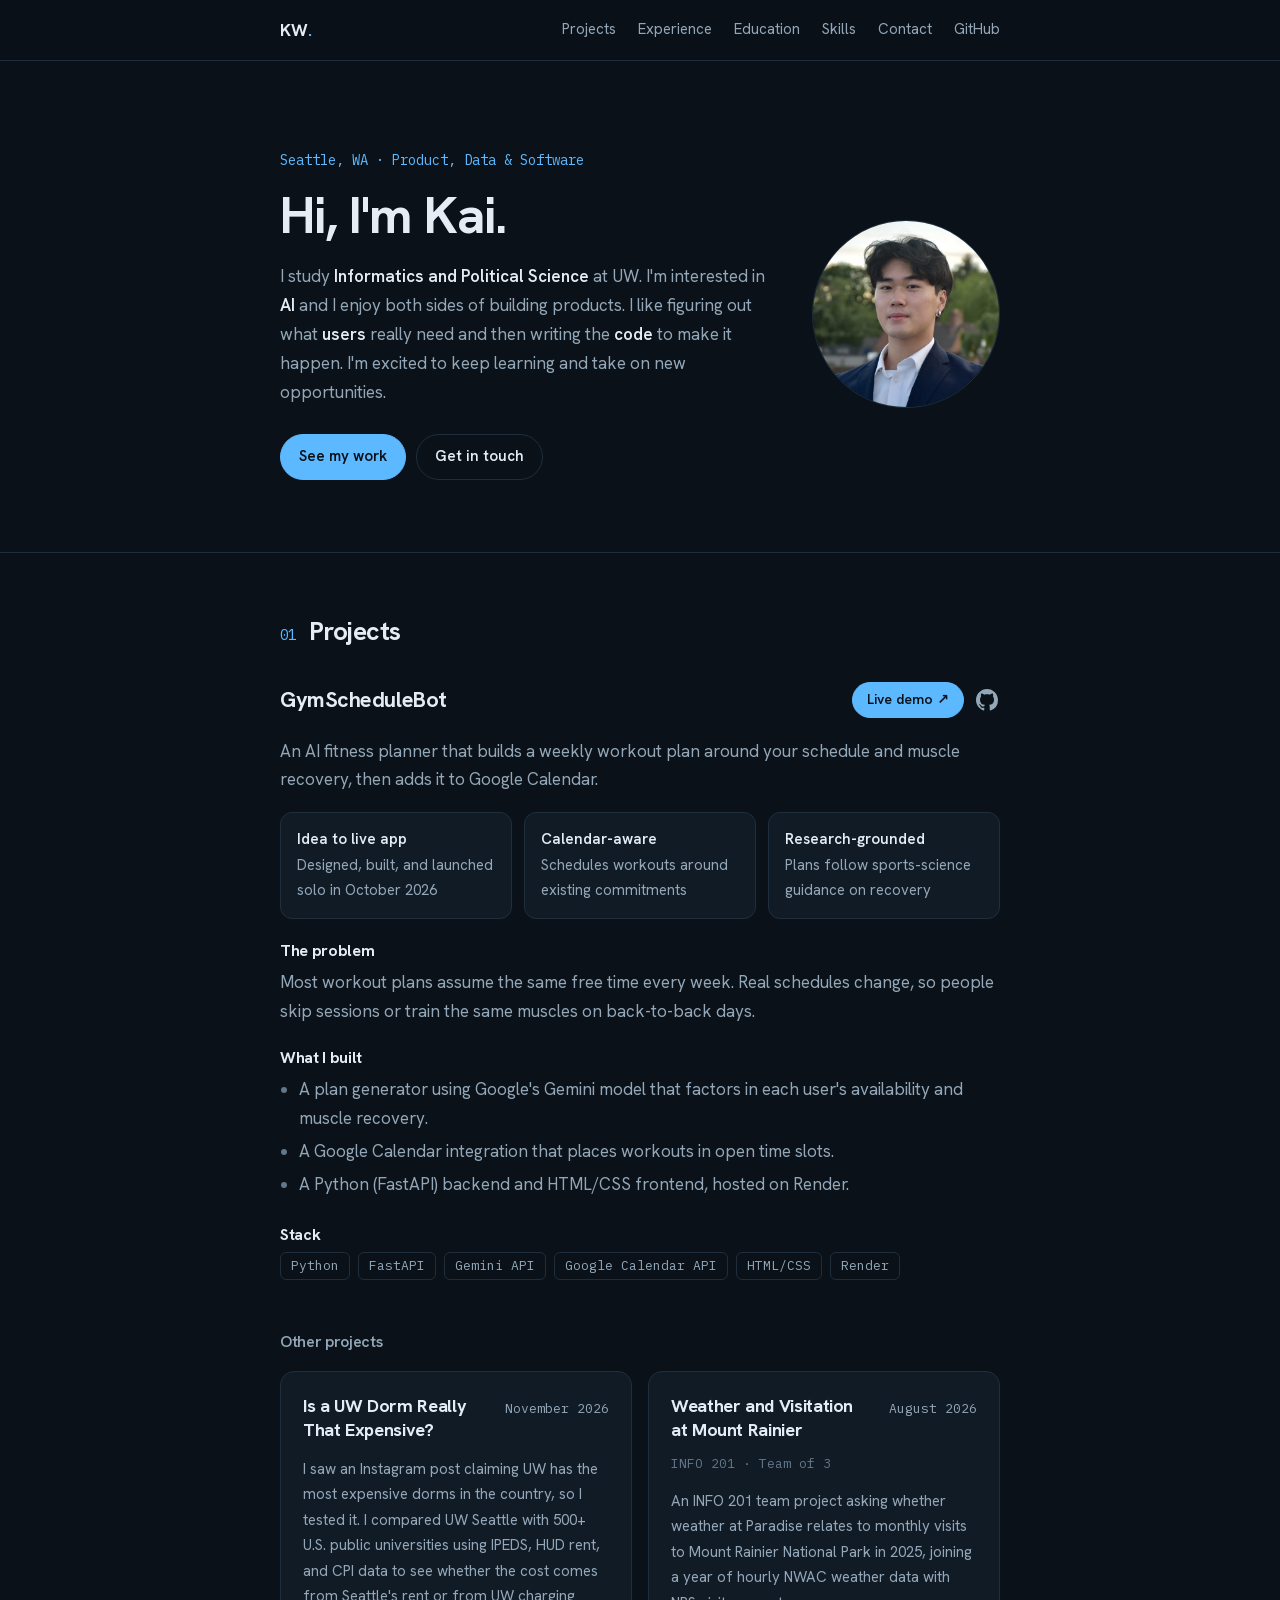
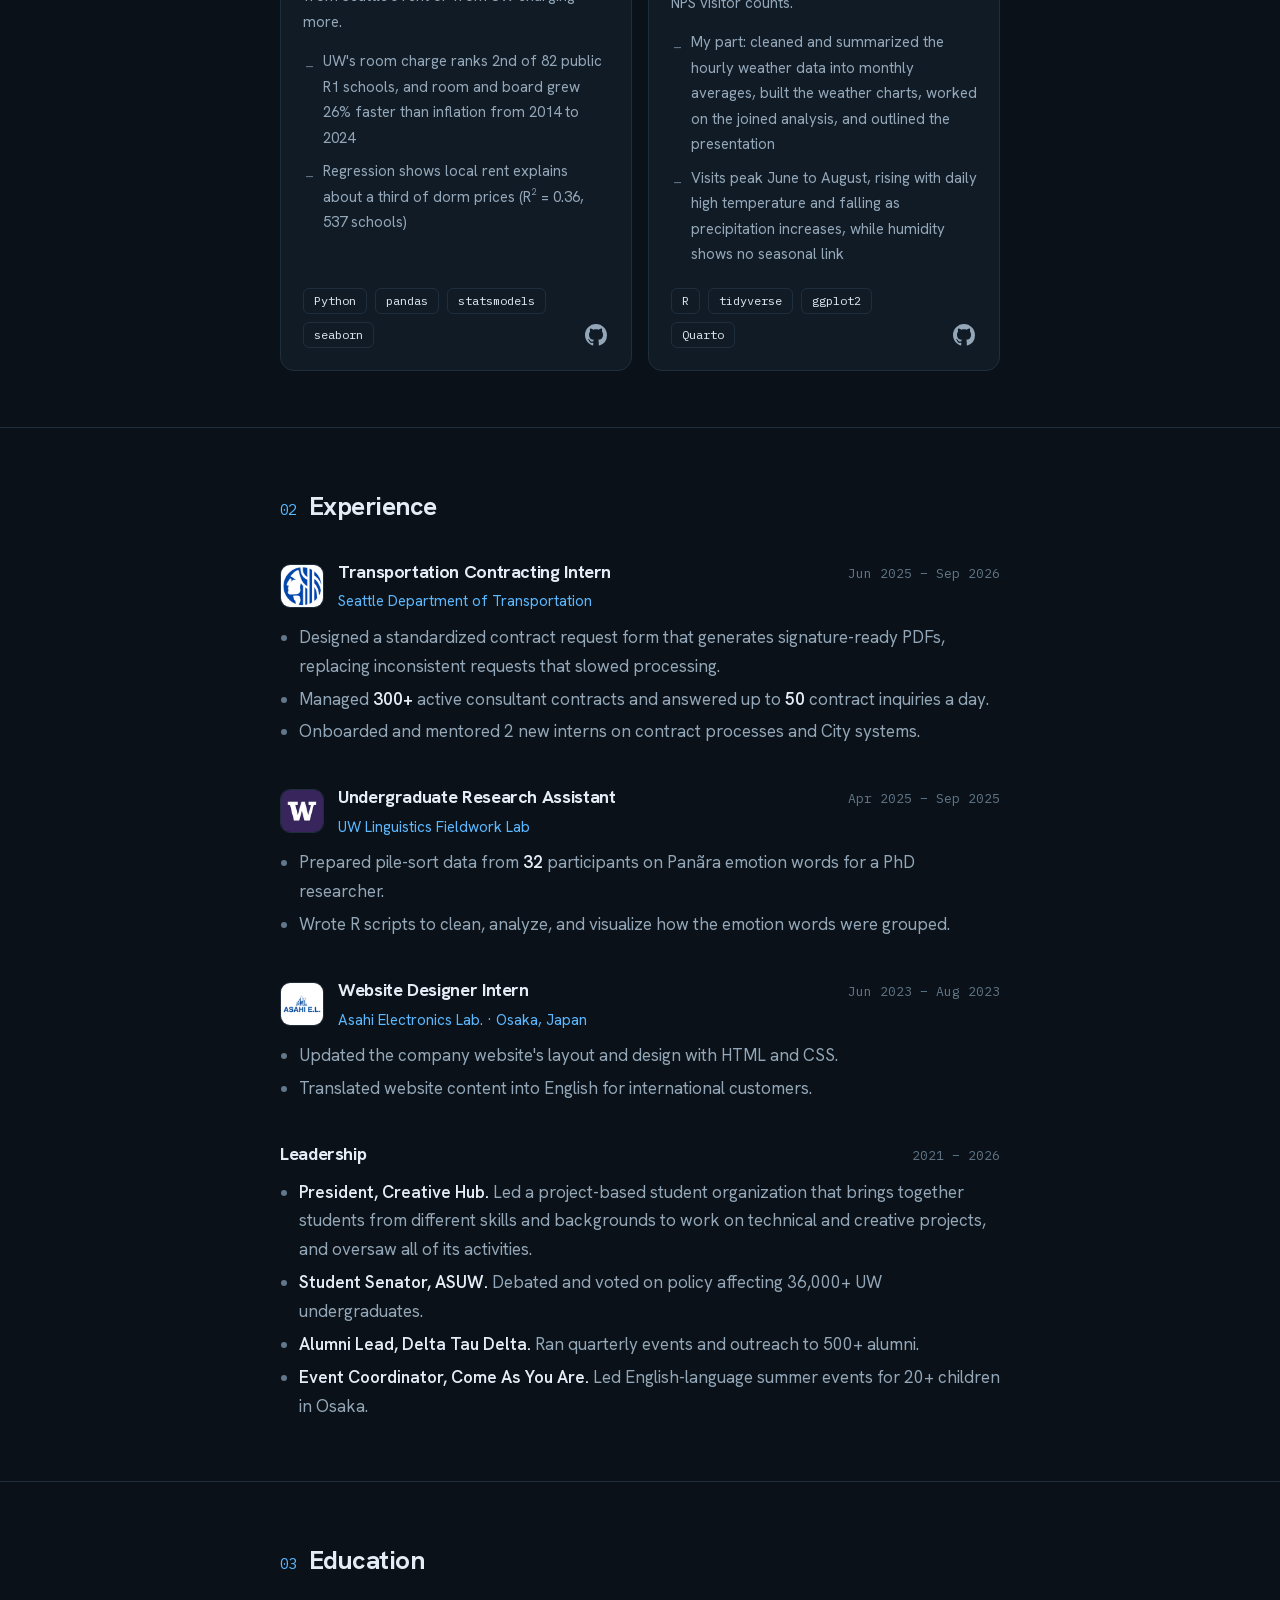
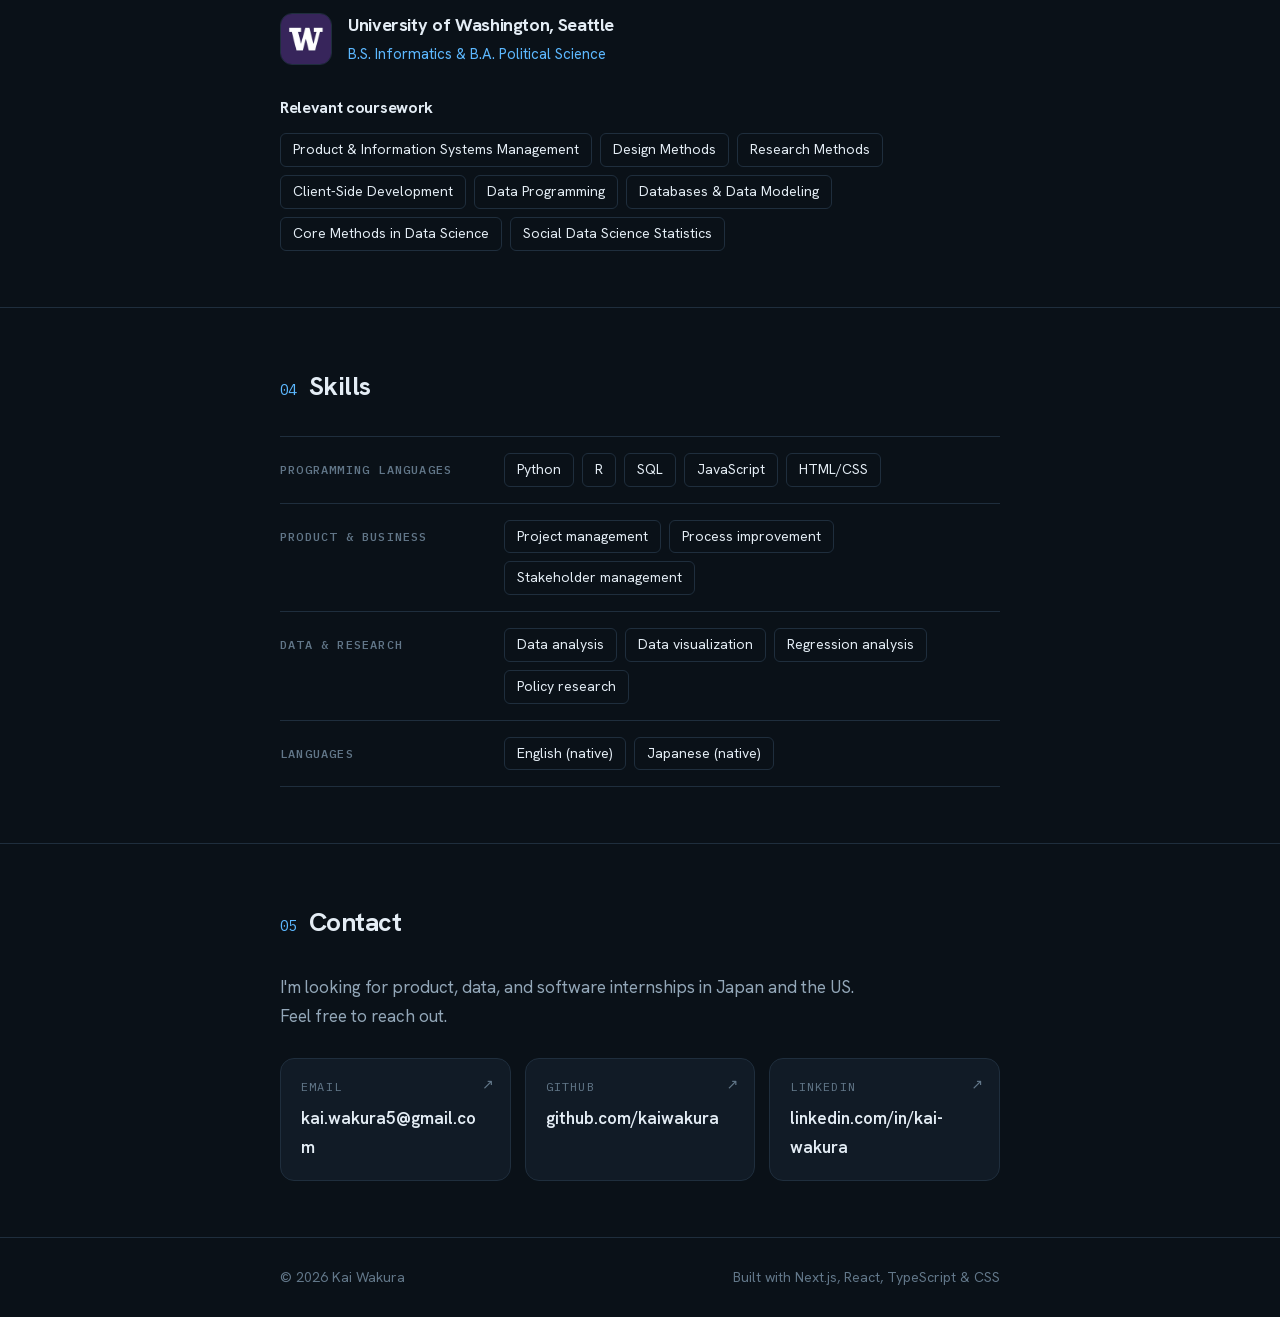
<file: index.html>
<!DOCTYPE html><html lang="en" class="ZXuCIW_variable _1NxLqG_variable"><head><meta charSet="utf-8"/><meta name="viewport" content="width=device-width, initial-scale=1, viewport-fit=cover"/><link rel="preload" href="/_next/static/media/73c8302d2fdfe340-s.p.30xqm3yldpj47.woff2" as="font" crossorigin="" type="font/woff2"/><link rel="preload" href="/_next/static/media/9f5be66613d9c872-s.p.27korwsf9c79u.woff2" as="font" crossorigin="" type="font/woff2"/><link rel="preload" href="/_next/static/media/b8dfa3d21eb22018-s.p.3lxpqujs87tck.woff2" as="font" crossorigin="" type="font/woff2"/><link rel="preload" href="/headshot.jpg" as="image"/><link rel="preload" href="/sdot-logo.png" as="image"/><link rel="preload" href="/uw-logo.png" as="image"/><link rel="preload" href="/asahi-logo.png" as="image"/><link rel="stylesheet" href="/_next/static/chunks/0ezbdwl9435nt.css" data-precedence="next"/><link rel="preload" as="script" fetchPriority="low" href="/_next/static/chunks/0j1we3cwg31qe.js"/><script src="/_next/static/chunks/16d9m7jc71162.js" async=""></script><script src="/_next/static/chunks/39_j1bdzreq0m.js" async=""></script><script src="/_next/static/chunks/turbopack-2u1d16houkiyo.js" async=""></script><script src="/_next/static/chunks/2ey07xzoq_nt5.js" async=""></script><meta name="theme-color" content="#0a1118"/><title>Kai Wakura</title><meta name="description" content="Kai Wakura: Informatics and Political Science at the University of Washington, working toward product management."/><meta property="og:title" content="Kai Wakura"/><meta property="og:description" content="Kai Wakura: Informatics and Political Science at the University of Washington, working toward product management."/><meta property="og:url" content="https://kaiwakura.me/"/><meta property="og:type" content="website"/><meta name="twitter:card" content="summary"/><meta name="twitter:title" content="Kai Wakura"/><meta name="twitter:description" content="Kai Wakura: Informatics and Political Science at the University of Washington, working toward product management."/><meta name="next-size-adjust" content=""/><script src="/_next/static/chunks/0cz1d0mv5g_q7.js" noModule=""></script></head><body><div hidden=""><!--$--><!--/$--></div><header class="top"><div class="wrap"><a class="brand" href="/#top">KW<span>.</span></a><nav class="nav" aria-label="Sections"><a href="/#projects">Projects</a><a href="/#experience" class="opt">Experience</a><a href="/#education" class="opt">Education</a><a href="/#skills" class="opt">Skills</a><a href="/#contact">Contact</a><a href="https://github.com/kaiwakura" target="_blank" rel="noopener">GitHub</a></nav></div></header><main id="top"><div class="wrap hero"><div><div class="eyebrow">Seattle, WA · Product, Data &amp; Software</div><h1>Hi, I&#x27;m Kai.</h1><p><span>I study </span><strong>Informatics and Political Science</strong><span> at UW. I&#x27;m interested in </span><strong>AI</strong><span> and I enjoy both sides of building products. I like figuring out what </span><strong>users</strong><span> really need and then writing the </span><strong>code</strong><span> to make it happen. I&#x27;m excited to keep learning and take on new opportunities.</span></p><div class="buttons"><a class="btn primary" href="#projects">See my work</a><a class="btn" href="#contact">Get in touch</a></div></div><div class="avatar"><img src="/headshot.jpg" alt="Kai Wakura"/></div></div><section id="projects"><div class="wrap"><h2><span class="n">01</span>Projects</h2><article class="project"><div class="project-head"><h3>GymScheduleBot</h3><div class="buttons" style="margin:0"><a class="btn small primary" href="https://gymschedule-bot-2-0.onrender.com/" target="_blank" rel="noopener">Live demo ↗</a><a class="gh" href="https://github.com/kaiwakura/gymschedule-bot-2.0" target="_blank" rel="noopener" aria-label="View GymScheduleBot on GitHub"><svg width="22" height="22" viewBox="0 0 16 16" fill="currentColor" aria-hidden="true"><path d="M8 0C3.58 0 0 3.58 0 8c0 3.54 2.29 6.53 5.47 7.59.4.07.55-.17.55-.38 0-.19-.01-.82-.01-1.49-2.01.37-2.53-.49-2.69-.94-.09-.23-.48-.94-.82-1.13-.28-.15-.68-.52-.01-.53.63-.01 1.08.58 1.23.82.72 1.21 1.87.87 2.33.66.07-.52.28-.87.51-1.07-1.78-.2-3.64-.89-3.64-3.95 0-.87.31-1.59.82-2.15-.08-.2-.36-1.02.08-2.12 0 0 .67-.21 2.2.82.64-.18 1.32-.27 2-.27.68 0 1.36.09 2 .27 1.53-1.04 2.2-.82 2.2-.82.44 1.1.16 1.92.08 2.12.51.56.82 1.27.82 2.15 0 3.07-1.87 3.75-3.65 3.95.29.25.54.73.54 1.48 0 1.07-.01 1.93-.01 2.2 0 .21.15.46.55.38A8.013 8.013 0 0016 8c0-4.42-3.58-8-8-8z"></path></svg></a></div></div><p class="summary">An AI fitness planner that builds a weekly workout plan around your schedule and muscle recovery, then adds it to Google Calendar.</p><ul class="highlights"><li><b>Idea to live app</b>Designed, built, and launched solo in October 2026</li><li><b>Calendar-aware</b>Schedules workouts around existing commitments</li><li><b>Research-grounded</b>Plans follow sports-science guidance on recovery</li></ul><div class="part"><h4>The problem</h4><p>Most workout plans assume the same free time every week. Real schedules change, so people skip sessions or train the same muscles on back-to-back days.</p></div><div class="part"><h4>What I built</h4><ul><li>A plan generator using Google&#x27;s Gemini model that factors in each user&#x27;s availability and muscle recovery.</li><li>A Google Calendar integration that places workouts in open time slots.</li><li>A Python (FastAPI) backend and HTML/CSS frontend, hosted on Render.</li></ul></div><div class="part"><h4>Stack</h4><ul class="stack"><li>Python</li><li>FastAPI</li><li>Gemini API</li><li>Google Calendar API</li><li>HTML/CSS</li><li>Render</li></ul></div></article><h3 class="more-title">Other projects</h3><div class="cards"><article class="card"><div class="card-head"><h3>Is a UW Dorm Really That Expensive?</h3><span class="card-date">November 2026</span></div><p>I saw an Instagram post claiming UW has the most expensive dorms in the country, so I tested it. I compared UW Seattle with 500+ U.S. public universities using IPEDS, HUD rent, and CPI data to see whether the cost comes from Seattle&#x27;s rent or from UW charging more.</p><ul class="points"><li>UW&#x27;s room charge ranks 2nd of 82 public R1 schools, and room and board grew 26% faster than inflation from 2014 to 2024</li><li>Regression shows local rent explains about a third of dorm prices (R² = 0.36, 537 schools)</li></ul><div class="card-foot"><ul class="stack"><li>Python</li><li>pandas</li><li>statsmodels</li><li>seaborn</li></ul><a class="gh" href="https://github.com/kaiwakura/uw-dorm-costs" target="_blank" rel="noopener" aria-label="View Is a UW Dorm Really That Expensive? on GitHub"><svg width="22" height="22" viewBox="0 0 16 16" fill="currentColor" aria-hidden="true"><path d="M8 0C3.58 0 0 3.58 0 8c0 3.54 2.29 6.53 5.47 7.59.4.07.55-.17.55-.38 0-.19-.01-.82-.01-1.49-2.01.37-2.53-.49-2.69-.94-.09-.23-.48-.94-.82-1.13-.28-.15-.68-.52-.01-.53.63-.01 1.08.58 1.23.82.72 1.21 1.87.87 2.33.66.07-.52.28-.87.51-1.07-1.78-.2-3.64-.89-3.64-3.95 0-.87.31-1.59.82-2.15-.08-.2-.36-1.02.08-2.12 0 0 .67-.21 2.2.82.64-.18 1.32-.27 2-.27.68 0 1.36.09 2 .27 1.53-1.04 2.2-.82 2.2-.82.44 1.1.16 1.92.08 2.12.51.56.82 1.27.82 2.15 0 3.07-1.87 3.75-3.65 3.95.29.25.54.73.54 1.48 0 1.07-.01 1.93-.01 2.2 0 .21.15.46.55.38A8.013 8.013 0 0016 8c0-4.42-3.58-8-8-8z"></path></svg></a></div></article><article class="card"><div class="card-head"><h3>Weather and Visitation at Mount Rainier</h3><span class="card-date">August 2026</span></div><div class="card-when">INFO 201 · Team of 3</div><p>An INFO 201 team project asking whether weather at Paradise relates to monthly visits to Mount Rainier National Park in 2025, joining a year of hourly NWAC weather data with NPS visitor counts.</p><ul class="points"><li>My part: cleaned and summarized the hourly weather data into monthly averages, built the weather charts, worked on the joined analysis, and outlined the presentation</li><li>Visits peak June to August, rising with daily high temperature and falling as precipitation increases, while humidity shows no seasonal link</li></ul><div class="card-foot"><ul class="stack"><li>R</li><li>tidyverse</li><li>ggplot2</li><li>Quarto</li></ul><a class="gh" href="https://github.com/kaiwakura/mount-rainier-weather" target="_blank" rel="noopener" aria-label="View Weather and Visitation at Mount Rainier on GitHub"><svg width="22" height="22" viewBox="0 0 16 16" fill="currentColor" aria-hidden="true"><path d="M8 0C3.58 0 0 3.58 0 8c0 3.54 2.29 6.53 5.47 7.59.4.07.55-.17.55-.38 0-.19-.01-.82-.01-1.49-2.01.37-2.53-.49-2.69-.94-.09-.23-.48-.94-.82-1.13-.28-.15-.68-.52-.01-.53.63-.01 1.08.58 1.23.82.72 1.21 1.87.87 2.33.66.07-.52.28-.87.51-1.07-1.78-.2-3.64-.89-3.64-3.95 0-.87.31-1.59.82-2.15-.08-.2-.36-1.02.08-2.12 0 0 .67-.21 2.2.82.64-.18 1.32-.27 2-.27.68 0 1.36.09 2 .27 1.53-1.04 2.2-.82 2.2-.82.44 1.1.16 1.92.08 2.12.51.56.82 1.27.82 2.15 0 3.07-1.87 3.75-3.65 3.95.29.25.54.73.54 1.48 0 1.07-.01 1.93-.01 2.2 0 .21.15.46.55.38A8.013 8.013 0 0016 8c0-4.42-3.58-8-8-8z"></path></svg></a></div></article></div></div></section><section id="experience"><div class="wrap"><h2><span class="n">02</span>Experience</h2><div class="jobs"><div class="job"><div class="job-top"><img class="job-logo" src="/sdot-logo.png" alt=""/><div style="flex:1;min-width:0"><div class="job-head"><h3>Transportation Contracting Intern</h3><span class="when">Jun 2025 – Sep 2026</span></div><div class="org">Seattle Department of Transportation</div></div></div><ul><li><span>Designed a standardized contract request form that generates signature-ready PDFs, replacing inconsistent requests that slowed processing.</span></li><li><span>Managed </span><strong>300+</strong><span> active consultant contracts and answered up to </span><strong>50</strong><span> contract inquiries a day.</span></li><li><span>Onboarded and mentored 2 new interns on contract processes and City systems.</span></li></ul></div><div class="job"><div class="job-top"><img class="job-logo" src="/uw-logo.png" alt=""/><div style="flex:1;min-width:0"><div class="job-head"><h3>Undergraduate Research Assistant</h3><span class="when">Apr 2025 – Sep 2025</span></div><div class="org">UW Linguistics Fieldwork Lab</div></div></div><ul><li><span>Prepared pile-sort data from </span><strong>32</strong><span> participants on Panãra emotion words for a PhD researcher.</span></li><li><span>Wrote R scripts to clean, analyze, and visualize how the emotion words were grouped.</span></li></ul></div><div class="job"><div class="job-top"><img class="job-logo" src="/asahi-logo.png" alt=""/><div style="flex:1;min-width:0"><div class="job-head"><h3>Website Designer Intern</h3><span class="when">Jun 2023 – Aug 2023</span></div><div class="org">Asahi Electronics Lab. · Osaka, Japan</div></div></div><ul><li><span>Updated the company website&#x27;s layout and design with HTML and CSS.</span></li><li><span>Translated website content into English for international customers.</span></li></ul></div><div class="job"><div class="job-top"><div style="flex:1;min-width:0"><div class="job-head"><h3>Leadership</h3><span class="when">2021 – 2026</span></div></div></div><ul><li><span></span><strong>President, Creative Hub.</strong><span> Led a project-based student organization that brings together students from different skills and backgrounds to work on technical and creative projects, and oversaw all of its activities.</span></li><li><span></span><strong>Student Senator, ASUW.</strong><span> Debated and voted on policy affecting 36,000+ UW undergraduates.</span></li><li><span></span><strong>Alumni Lead, Delta Tau Delta.</strong><span> Ran quarterly events and outreach to 500+ alumni.</span></li><li><span></span><strong>Event Coordinator, Come As You Are.</strong><span> Led English-language summer events for 20+ children in Osaka.</span></li></ul></div></div></div></section><section id="education"><div class="wrap"><h2><span class="n">03</span>Education</h2><div class="edu"><div class="edu-top"><img class="edu-logo" src="/uw-logo.png" alt="University of Washington, Seattle logo"/><div style="flex:1"><div class="job-head"><h3>University of Washington, Seattle</h3></div><div class="org">B.S. Informatics &amp; B.A. Political Science</div></div></div><h4>Relevant coursework</h4><ul class="stack"><li>Product &amp; Information Systems Management</li><li>Design Methods</li><li>Research Methods</li><li>Client-Side Development</li><li>Data Programming</li><li>Databases &amp; Data Modeling</li><li>Core Methods in Data Science</li><li>Social Data Science Statistics</li></ul></div></div></section><section id="skills"><div class="wrap"><h2><span class="n">04</span>Skills</h2><div class="skills"><div class="skill-row"><h3>Programming Languages</h3><ul class="stack"><li>Python</li><li>R</li><li>SQL</li><li>JavaScript</li><li>HTML/CSS</li></ul></div><div class="skill-row"><h3>Product &amp; Business</h3><ul class="stack"><li>Project management</li><li>Process improvement</li><li>Stakeholder management</li></ul></div><div class="skill-row"><h3>Data &amp; Research</h3><ul class="stack"><li>Data analysis</li><li>Data visualization</li><li>Regression analysis</li><li>Policy research</li></ul></div><div class="skill-row"><h3>Languages</h3><ul class="stack"><li>English (native)</li><li>Japanese (native)</li></ul></div></div></div></section><section id="contact" class="contact"><div class="wrap"><h2><span class="n">05</span>Contact</h2><p>I&#x27;m looking for product, data, and software internships in Japan and the US. Feel free to reach out.</p><div class="contact-boxes"><a class="contact-box" href="mailto:kai.wakura5@gmail.com"><span class="k">Email</span><span class="v">kai.wakura5@gmail.com</span><span class="go" aria-hidden="true">↗</span></a><a class="contact-box" href="https://github.com/kaiwakura" target="_blank" rel="noopener"><span class="k">GitHub</span><span class="v">github.com/kaiwakura</span><span class="go" aria-hidden="true">↗</span></a><a class="contact-box" href="https://www.linkedin.com/in/kai-wakura/" target="_blank" rel="noopener"><span class="k">LinkedIn</span><span class="v">linkedin.com/in/kai-wakura</span><span class="go" aria-hidden="true">↗</span></a></div></div></section></main><!--$--><!--/$--><footer><div class="wrap"><span>© <!-- -->2026<!-- --> Kai Wakura</span><span>Built with Next.js, React, TypeScript &amp; CSS</span></div></footer><script id="_R_">(globalThis["TURBOPACK"] || (globalThis["TURBOPACK"] = [])).push({"otherChunks":["static/chunks/0j1we3cwg31qe.js","static/chunks/16d9m7jc71162.js","static/chunks/39_j1bdzreq0m.js"],"runtimeModuleIds":[94553]});</script><script src="/_next/static/chunks/0j1we3cwg31qe.js" async=""></script><script>(self.__next_f=self.__next_f||[]).push([0])</script><script>self.__next_f.push([1,"1:\"$Sreact.fragment\"\n2:\"/_next/static/chunks/2ey07xzoq_nt5.js\"\n3:I[39756,[\"$2\"],\"default\"]\n4:I[37457,[\"$2\"],\"default\"]\n5:I[33911,[\"$2\"],\"default\"]\n11:\"ViewportBoundary\"\n12:I[97367,[\"$2\"],\"$11\"]\n14:\"MetadataBoundary\"\n15:I[97367,[\"$2\"],\"$14\"]\n16:\"$Sreact.suspense\"\n18:I[68027,[\"$2\"],\"default\",1]\n:HL[\"/_next/static/chunks/0ezbdwl9435nt.css\",\"style\"]\n:HL[\"/_next/static/media/73c8302d2fdfe340-s.p.30xqm3yldpj47.woff2\",\"font\",{\"crossOrigin\":\"\",\"type\":\"font/woff2\"}]\n:HL[\"/_next/static/media/9f5be66613d9c872-s.p.27korwsf9c79u.woff2\",\"font\",{\"crossOrigin\":\"\",\"type\":\"font/woff2\"}]\n:HL[\"/_next/static/media/b8dfa3d21eb22018-s.p.3lxpqujs87tck.woff2\",\"font\",{\"crossOrigin\":\"\",\"type\":\"font/woff2\"}]\n:HL[\"/headshot.jpg\",\"image\"]\n6:[[\"children\",{\"s\":\"__PAGE__\",\"h\":512,\"d\":{\"r\":[\"$\",\"$1\",\"c\",{\"children\":[[\"$\",\"main\",null,{\"id\":\"top\",\"children\":[[\"$\",\"div\",null,{\"className\":\"wrap hero\",\"children\":[[\"$\",\"div\",null,{\"children\":[[\"$\",\"div\",null,{\"className\":\"eyebrow\",\"children\":\"Seattle, WA · Product, Data \u0026 Software\"}],[\"$\",\"h1\",null,{\"children\":\"Hi, I'm Kai.\"}],[\"$\",\"p\",null,{\"children\":[[\"$\",\"span\",\"0\",{\"children\":\"I study \"}],[\"$\",\"strong\",\"1\",{\"children\":\"Informatics and Political Science\"}],[\"$\",\"span\",\"2\",{\"children\":\" at UW. I'm interested in \"}],[\"$\",\"strong\",\"3\",{\"children\":\"AI\"}],[\"$\",\"span\",\"4\",{\"children\":\" and I enjoy both sides of building products. I like figuring out what \"}],[\"$\",\"strong\",\"5\",{\"children\":\"users\"}],[\"$\",\"span\",\"6\",{\"children\":\" really need and then writing the \"}],[\"$\",\"strong\",\"7\",{\"children\":\"code\"}],[\"$\",\"span\",\"8\",{\"children\":\" to make it happen. I'm excited to keep learning and take on new opportunities.\"}]]}],[\"$\",\"div\",null,{\"className\":\"buttons\",\"children\":[[\"$\",\"a\",null,{\"className\":\"btn primary\",\"href\":\"#projects\",\"children\":\"See my work\"}],[\"$\",\"a\",null,{\"className\":\"btn\",\"href\":\"#contact\",\"children\":\"Get in touch\"}]]}]]}],[\"$\",\"div\",null,{\"className\":\"avatar\",\"children\":[\"$\",\"img\",null,{\"src\":\"/headshot.jpg\",\"alt\":\"Kai Wakura\"}]}]]}],[\"$\",\"section\",null,{\"id\":\"projects\",\"children\":[\"$\",\"div\",null,{\"className\":\"wrap\",\"children\":[[\"$\",\"h2\",null,{\"children\":[[\"$\",\"span\",null,{\"className\":\"n\",\"children\":\"01\"}],\"Projects\"]}],[[\"$\",\"article\",\"gymschedulebot\",{\"className\":\"project\",\"children\":[[\"$\",\"div\",null,{\"className\":\"project-head\",\"children\":[[\"$\",\"h3\",null,{\"children\":\"GymScheduleBot\"}],[\"$\",\"div\",null,{\"className\":\"buttons\",\"style\":{\"margin\":0},\"children\":[[\"$\",\"a\",null,{\"className\":\"btn small primary\",\"href\":\"https://gymschedule-bot-2-0.onrender.com/\",\"target\":\"_blank\",\"rel\":\"noopener\",\"children\":\"Live demo ↗\"}],[\"$\",\"a\",null,{\"className\":\"gh\",\"href\":\"https://github.com/kaiwakura/gymschedule-bot-2.0\",\"target\":\"_blank\",\"rel\":\"noopener\",\"aria-label\":\"View GymScheduleBot on GitHub\",\"children\":[\"$\",\"svg\",null,{\"width\":\"22\",\"height\":\"22\",\"viewBox\":\"0 0 16 16\",\"fill\":\"currentColor\",\"aria-hidden\":\"true\",\"children\":[\"$\",\"path\",null,{\"d\":\"M8 0C3.58 0 0 3.58 0 8c0 3.54 2.29 6.53 5.47 7.59.4.07.55-.17.55-.38 0-.19-.01-.82-.01-1.49-2.01.37-2.53-.49-2.69-.94-.09-.23-.48-.94-.82-1.13-.28-.15-.68-.52-.01-.53.63-.01 1.08.58 1.23.82.72 1.21 1.87.87 2.33.66.07-.52.28-.87.51-1.07-1.78-.2-3.64-.89-3.64-3.95 0-.87.31-1.59.82-2.15-.08-.2-.36-1.02.08-2.12 0 0 .67-.21 2.2.82.64-.18 1.32-.27 2-.27.68 0 1.36.09 2 .27 1.53-1.04 2.2-.82 2.2-.82.44 1.1.16 1.92.08 2.12.51.56.82 1.27.82 2.15 0 3.07-1.87 3.75-3.65 3.95.29.25.54.73.54 1.48 0 1.07-.01 1.93-.01 2.2 0 .21.15.46.55.38A8.013 8.013 0 0016 8c0-4.42-3.58-8-8-8z\"}]}]}]]}]]}],[\"$\",\"p\",null,{\"className\":\"summary\",\"children\":\"An AI fitness planner that builds a weekly workout plan around your schedule and muscle recovery, then adds it to Google Calendar.\"}],\"$L7\",\"$L8\",\"$L9\",\"$La\"]}]],\"$Lb\"]}]}],\"$Lc\",\"$Ld\",\"$Le\",\"$Lf\"]}],null,\"$L10\"]}],\"p\":false,\"v\":null}}]]\n0:{\"P\":null,\"c\":[\"\",\"\"],\"q\":\"\",\"i\":false,\"t\":{\"t\":{\"s\":\"\",\"h\":528,\"d\":{\"r\":[\"$\",\"$1\",\"c\",{\"children\":[[[\"$\",\"link\",\"0\",{\"rel\":\"stylesheet\",\"href\":\"/_next/static/chunks/0ezbdwl9435nt.css\",\"precedence\":\"next\",\"crossOrigin\":\"$undefined\",\"nonce\":\"$undefined\"}],[\"$\",\"script\",\"script-0\",{\"src\":\"/_next/static/chunks/2ey07xzoq_nt5.js\",\"async\":true,\"nonce\":\"$undefined\"}]],[\"$\",\"html\",null,{\"lang\":\"en\",\"className\":\"ZXuCIW_variable _1NxLqG_variable\",\"children\":[\"$\",\"body\",null,{\"children\":[[\"$\",\"header\",null,{\"className\":\"top\",\"children\":[\"$\",\"div\",null,{\"className\":\"wrap\",\"children\":[[\"$\",\"a\",null,{\"className\":\"brand\",\"href\":\"/#top\",\"children\":[\"KW\",[\"$\",\"span\",null,{\"children\":\".\"}]]}],[\"$\",\"nav\",null,{\"className\":\"nav\",\"aria-label\":\"Sections\",\"children\":[[\"$\",\"a\",null,{\"href\":\"/#projects\",\"children\":\"Projects\"}],[\"$\",\"a\",null,{\"href\":\"/#experience\",\"className\":\"opt\",\"children\":\"Experience\"}],[\"$\",\"a\",null,{\"href\":\"/#education\",\"className\":\"opt\",\"children\":\"Education\"}],[\"$\",\"a\",null,{\"href\":\"/#skills\",\"className\":\"opt\",\"children\":\"Skills\"}],[\"$\",\"a\",null,{\"href\":\"/#contact\",\"children\":\"Contact\"}],[\"$\",\"a\",null,{\"href\":\"https://github.com/kaiwakura\",\"target\":\"_blank\",\"rel\":\"noopener\",\"children\":\"GitHub\"}]]}]]}]}],[\"$\",\"$L3\",null,{\"parallelRouterKey\":\"children\",\"error\":\"$undefined\",\"errorStyles\":\"$undefined\",\"errorScripts\":\"$undefined\",\"template\":[\"$\",\"$L4\",null,{}],\"templateStyles\":\"$undefined\",\"templateScripts\":\"$undefined\",\"notFound\":[[\"$\",\"main\",null,{\"className\":\"wrap case\",\"children\":[[\"$\",\"div\",null,{\"className\":\"eyebrow\",\"children\":\"404\"}],[\"$\",\"h1\",null,{\"children\":\"This page doesn't exist.\"}],[\"$\",\"a\",null,{\"href\":\"/\",\"children\":\"← Back home\"}]]}],[]],\"forbidden\":\"$undefined\",\"unauthorized\":\"$undefined\"}],[\"$\",\"$L5\",null,{}],[\"$\",\"footer\",null,{\"children\":[\"$\",\"div\",null,{\"className\":\"wrap\",\"children\":[[\"$\",\"span\",null,{\"children\":[\"© \",2026,\" Kai Wakura\"]}],[\"$\",\"span\",null,{\"children\":\"Built with Next.js, React, TypeScript \u0026 CSS\"}]]}]}]]}]}]]}],\"p\":false,\"v\":null},\"c\":\"$Q6\"},\"h\":{\"r\":[\"$\",\"$1\",\"h\",{\"children\":[null,[\"$\",\"$L12\",null,{\"children\":\"$L13\"}],[\"$\",\"$L15\",null,{\"children\":[[\"$\",\"div\",null,{\"hidden\":true,\"children\":[\"$\",\"$16\",null,{\"name\":\"Next.Metadata\",\"children\":\"$L17\"}]}],null]}],[\"$\",\"meta\",null,{\"name\":\"next-size-adjust\",\"content\":\"\"}]]}],\"p\":false,\"v\":null}},\"m\":\"$undefined\",\"G\":[\"$18\",[[\"$\",\"link\",\"0\",{\"rel\":\"stylesheet\",\"href\":\"/_next/static/chunks/0ezbdwl9435nt.css\",\"precedence\":\"next\",\"crossOrigin\":\"$undefined\",\"nonce\":\"$undefined\"}]]],\"S\":true,\"r\":\"$undefined\",\"s\":\"$undefined\",\"a\":\"$undefined\",\"l\":\"$undefined\",\"p\":\"$undefined\",\"d\":\"$undefined\",\"b\":\"z-LUP8RlfOROJjZE8ReB-\"}\n22:I[97367,[\"$2\"],\"OutletBoundary\"]\n:HL[\"/sdot-logo.png\",\"image\"]\n:HL[\"/uw-logo.png\",\"image\"]\n:HL[\"/asahi-logo.png\",\"image\"]\n7:[\"$\",\"ul\",null,{\"className\":\"highlights\",\"children\":[[\"$\",\"li\",\"Idea to live app\",{\"children\":[[\"$\",\"b\",null,{\"children\":\"Idea to live app\"}],\"Designed, built, and launched solo in October 2026\"]}],[\"$\",\"li\",\"Calendar-aware\",{\"children\":[[\"$\",\"b\",null,{\"children\":\"Calendar-aware\"}],\"Schedules workouts around existing commitments\"]}],[\"$\",\"li\",\"Research-grounded\",{\"children\":[[\"$\",\"b\",null,{\"children\":\"Research-grounded\"}],\"Plans follow sports-science guidance on recovery\"]}]]}]\n8:[\"$\",\"div\",null,{\"className\":\"part\",\"children\":[[\"$\",\"h4\",null,{\"children\":\"The problem\"}],[\"$\",\"p\",null,{\"children\":\"Most workout plans assume the same free time every week. Real schedules change, so people skip sessions or train the same muscles on back-to-back days.\"}]]}]\n9:[\"$\",\"div\",null,{\"className\":\"part\",\"children\":[[\"$\",\"h4\",null,{\"children\":\"What I built\"}],[\"$\",\"ul\",null,{\"children\":[[\"$\",\"li\",\"A plan generator using Google's Gemini model that factors in each user's availability and muscle recovery.\",{\"children\":\"A plan generator using Google's Gemini model that factors in each user's availability and muscle recovery.\"}],[\"$\",\"li\",\"A Google Calendar integration that places workouts in open time slots.\",{\"children\":\"A Google Calendar integration that places workouts in open time slots.\"}],[\"$\",\"li\",\"A Python (FastAPI) backend and HTML/CSS frontend, hosted on Render.\",{\"children\":\"A Python (FastAPI) backend and HTML/CSS frontend, hosted on Render.\"}]]}]]}]\na:[\"$\",\"div\",null,{\"className\":\"part\",\"children\":[[\"$\",\"h4\",null,{\"children\":\"Stack\"}],[\"$\",\"ul\",null,{\"className\":\"stack\",\"children\":[[\"$\",\"li\",\"Python\",{\"children\":\"Python\"}],[\"$\",\"li\",\"FastAPI\",{\"children\":\"FastAPI\"}],[\"$\",\"li\",\"Gemini API\",{\"children\":\"Gemini API\"}],[\"$\",\"li\",\"Google Calendar API\",{\"children\":\"Google Calendar API\"}],[\"$\",\"li\",\"HTML/CSS\",{\"children\":\"HTML/CSS\"}],[\"$\",\"li\",\"Render\",{\"children\":\"Render\"}]]}]]}]\nb:[[\"$\",\"h3\",null,{\"className\":\"more-title\",\"children\":\"Other projects\"}],[\"$\",\"div\",null,{\"className\":\"cards\",\"children\":[[\"$\",\"article\",\"Is a UW Dorm Really That Expensive?\",{\"className\":\"card\",\"children\":[[\"$\",\"div\",null,{\"className\":\"card-head\",\"children\":[[\"$\",\"h3\",null,{\"children\":\"Is a UW Dorm Really That Expensive?\"}],[\"$\",\"span\",null,{\"className\":\"card-date\",\"children\":\"November 2026\"}]]}],\"$undefined\",[\"$\",\"p\",null,{\"children\":\"I saw an Instagram post claiming UW has the most expensive dorms in the country, so I tested it. I compared UW Seattle with 500+ U.S. public universities using IPEDS, HUD rent, and CPI data to see whether the cost comes from Seattle's rent or from UW charging more.\"}],[\"$\",\"ul\",null,{\"className\":\"points\",\"children\":[[\"$\",\"li\",\"UW's room charge ranks 2nd of 82 public R1 schools, and room and board grew 26% faster than inflation from 2014 to 2024\",{\"children\":\"UW's room charge ranks 2nd of 82 public R1 schools, and room and board grew 26% faster than inflation from 2014 to 2024\"}],[\"$\",\"li\",\"Regression shows local rent explains about a third of dorm prices (R² = 0.36, 537 schools)\",{\"children\":\"Regression shows local rent explains about a third of dorm prices (R² = 0.36, 537 schools)\"}]]}],[\"$\",\"div\",null,{\"className\":\"card-foot\",\"children\":[[\"$\",\"ul\",null,{\"className\":\"stack\",\"children\":[[\"$\",\"li\",\"Python\",{\"children\":\"Python\"}],[\"$\",\"li\",\"pandas\",{\"children\":\"pandas\"}],[\"$\",\"li\",\"statsmodels\",{\"children\":\"statsmodels\"}],[\"$\",\"li\",\"seaborn\",{\"children\":\"seaborn\"}]]}],[\"$\",\"a\",null,{\"className\":\"gh\",\"href\":\"https://github.com/kaiwakura/uw-dorm-costs\",\"target\":\"_blank\",\"rel\":\"noopener\",\"aria-label\":\"View Is a UW Dorm Really That Expensive? on GitHub\",\"children\":[\"$\",\"svg\",null,{\"width\":\"22\",\"height\":\"22\",\"viewBox\":\"0 0 16 16\",\"fill\":\"currentColor\",\"aria-hidden\":\"true\",\"children\":[\"$\",\"path\",null,{\"d\":\"M8 0C3.58 0 0 3.58 0 8c0 3.54 2.29 6.53 5.47 7.59.4.07.55-.17.55-.38 0-.19-.01-.82-.01-1.49-2.01.37-2.53-.49-2.69-.94-.09-.23-.48-.94-.82-1.13-.28-.15-.68-.52-.01-.53.63-.01 1.08.58 1.23.82.72 1.21 1.87.87 2.33.66.07-.52.28-.87.51-1.07-1.78-.2-3.64-.89-3.64-3.95 0-.87.31-1.59.82-2.15-.08-.2-.36-1.02.08-2.12 0 0 .67-.21 2.2.82.64-.18 1.32-.27 2-.27.68 0 1.36.09 2 .27 1.53-1.04 2.2-.82 2.2-.82.44 1.1.16 1.92.08 2.12.51.56.82 1.27.82 2.15 0 3.07-1.87 3.75-3.65 3.95.29.25.54.73.54 1.48 0 1.07-.01 1.93-.01 2.2 0 .21.15.46.55.38A8.013 8.013 0 0016 8c0-4.42-3.58-8-8-8z\"}]}]}]]}]]}],[\"$\",\"article\",\"Weather and Visitation at Mount Rainier\",{\"className\":\"card\",\"children\":[[\"$\",\"div\",null,{\"className\":\"card-head\",\"children\":[[\"$\",\"h3\",null,{\"children\":\"Weather and Visitation at Mount Rainier\"}],[\"$\",\"span\",null,{\"className\":\"card-date\",\"children\":\"August 2026\"}]]}],[\"$\",\"div\",null,{\"className\":\"card-when\",\"children\":\"INFO 201 · Team of 3\"}],[\"$\",\"p\",null,{\"children\":\"An INFO 201 team project asking whether weather at Paradise relates to monthly visits to Mount Rainier National Park in 2025, joining a year of hourly NWAC weather data with NPS visitor counts.\"}],[\"$\",\"ul\",null,{\"className\":\"points\",\"children\":[[\"$\",\"li\",\"My part: cleaned and summarized the hourly weather data into monthly averages, built the weather charts, worked on the joined analysis, and outlined the presentation\",{\"children\":\"My part: cleaned and summarized the hourly weather data into monthly averages, built the weather charts, worked on the joined analysis, and outlined the presentation\"}],[\"$\",\"li\",\"Visits peak June to August, rising with daily high temperature and falling as precipitation increases, while humidity shows no seasonal link\",{\"children\":\"Visits peak June to August, rising with daily high temperature and falling as precipitation increases, while humidity shows no seasonal link\"}]]}],[\"$\",\"div\",null,{\"className\":\"card-foot\",\"children\":[[\"$\",\"ul\",null,{\"className\":\"stack\",\"children\":[\"$L19\",\"$L1a\",\"$L1b\",\"$L1c\"]}],\"$L1d\"]}]]}]]}]]\nc:[\"$\",\"section\",null,{\"id\":\"experience\",\"children\":[\"$\",\"div\",null,{\"className\":\"wrap\",\"children\":[[\"$\",\"h2\",null,{\"children\":[[\"$\",\"span\",null,{\"className\":\"n\",\"children\":\"02\"}],\"Experience\"]}],[\"$\",\"div\",null,{\"className\":\"jobs\",\"children\":[[\"$\",\"div\",\"Transportation Contracting Intern\",{\"className\":\"job\",\"children\":[[\"$\",\"div\",null,{\"className\":\"job-top\",\"children\":[[\"$\",\"img\",null,{\"className\":\"job-logo\",\"src\":\"/sdot-logo.png\",\"alt\":\"\"}],[\"$\",\"div\",null,{\"style\":{\"flex\":1,\"minWidth\":0},\"children\":[[\"$\",\"div\",null,{\"className\":\"job-head\",\"children\":[[\"$\",\"h3\",null,{\"children\":\"Transportation Contracting Intern\"}],[\"$\",\"span\",null,{\"className\":\"when\",\"children\":\"Jun 2025 – Sep 2026\"}]]}],[\"$\",\"div\",null,{\"className\":\"org\",\"children\":\"Seattle Department of Transportation\"}]]}]]}],[\"$\",\"ul\",null,{\"children\":[[\"$\",\"li\",\"Designed a standardized contract request form that generates signature-ready PDFs, replacing inconsistent requests that slowed processing.\",{\"children\":[[\"$\",\"span\",\"0\",{\"children\":\"Designed a standardized contract request form that generates signature-ready PDFs, replacing inconsistent requests that slowed processing.\"}]]}],[\"$\",\"li\",\"Managed **300+** active consultant contracts and answered up to **50** contract inquiries a day.\",{\"children\":[[\"$\",\"span\",\"0\",{\"children\":\"Managed \"}],[\"$\",\"strong\",\"1\",{\"children\":\"300+\"}],[\"$\",\"span\",\"2\",{\"children\":\" active consultant contracts and answered up to \"}],[\"$\",\"strong\",\"3\",{\"children\":\"50\"}],[\"$\",\"span\",\"4\",{\"children\":\" contract inquiries a day.\"}]]}],[\"$\",\"li\",\"Onboarded and mentored 2 new interns on contract processes and City systems.\",{\"children\":[[\"$\",\"span\",\"0\",{\"children\":\"Onboarded and mentored 2 new interns on contract processes and City systems.\"}]]}]]}]]}],[\"$\",\"div\",\"Undergraduate Research Assistant\",{\"className\":\"job\",\"children\":[[\"$\",\"div\",null,{\"className\":\"job-top\",\"children\":[[\"$\",\"img\",null,{\"className\":\"job-logo\",\"src\":\"/uw-logo.png\",\"alt\":\"\"}],[\"$\",\"div\",null,{\"style\":{\"flex\":1,\"minWidth\":0},\"children\":[[\"$\",\"div\",null,{\"className\":\"job-head\",\"children\":[[\"$\",\"h3\",null,{\"children\":\"Undergraduate Research Assistant\"}],[\"$\",\"span\",null,{\"className\":\"when\",\"children\":\"Apr 2025 – Sep 2025\"}]]}],[\"$\",\"div\",null,{\"className\":\"org\",\"children\":\"UW Linguistics Fieldwork Lab\"}]]}]]}],[\"$\",\"ul\",null,{\"children\":[[\"$\",\"li\",\"Prepared pile-sort data from **32** participants on Panãra emotion words for a PhD researcher.\",{\"children\":[[\"$\",\"span\",\"0\",{\"children\":\"Prepared pile-sort data from \"}],[\"$\",\"strong\",\"1\",{\"children\":\"32\"}],[\"$\",\"span\",\"2\",{\"children\":\" participants on Panãra emotion words for a PhD researcher.\"}]]}],[\"$\",\"li\",\"Wrote R scripts to clean, analyze, and visualize how the emotion words were grouped.\",{\"children\":[[\"$\",\"span\",\"0\",{\"children\":\"Wrote R scripts to clean, analyze, and visualize how the emotion words were grouped.\"}]]}]]}]]}],[\"$\",\"div\",\"Website Designer Intern\",{\"className\":\"job\",\"children\":[[\"$\",\"div\",null,{\"className\":\"job-top\",\"children\":[[\"$\",\"img\",null,{\"className\":\"job-logo\",\"src\":\"/asahi-logo.png\",\"alt\":\"\"}],[\"$\",\"div\",null,{\"style\":{\"flex\":1,\"minWidth\":0},\"children\":[[\"$\",\"div\",null,{\"className\":\"job-head\",\"children\":[[\"$\",\"h3\",null,{\"children\":\"Website Designer Intern\"}],[\"$\",\"span\",null,{\"className\":\"when\",\"children\":\"Jun 2023 – Aug 2023\"}]]}],[\"$\",\"div\",null,{\"className\":\"org\",\"children\":\"Asahi Electronics Lab. · Osaka, Japan\"}]]}]]}],[\"$\",\"ul\",null,{\"children\":[[\"$\",\"li\",\"Updated the company website's layout and design with HTML and CSS.\",{\"children\":[[\"$\",\"span\",\"0\",{\"children\":\"Updated the company website's layout and design with HTML and CSS.\"}]]}],[\"$\",\"li\",\"Translated website content into English for international customers.\",{\"children\":[[\"$\",\"span\",\"0\",{\"children\":\"Translated website content into English for international customers.\"}]]}]]}]]}],[\"$\",\"div\",\"Leadership\",{\"className\":\"job\",\"children\":[[\"$\",\"div\",null,{\"className\":\"job-top\",\"children\":[\"$undefined\",[\"$\",\"div\",null,{\"style\":{\"flex\":1,\"minWidth\":0},\"children\":[[\"$\",\"div\",null,{\"className\":\"job-head\",\"children\":[[\"$\",\"h3\",null,{\"children\":\"Leadership\"}],[\"$\",\"span\",null,{\"className\":\"when\",\"children\":\"2021 – 2026\"}]]}],\"$undefined\"]}]]}],[\"$\",\"ul\",null,{\"children\":[[\"$\",\"li\",\"**President, Creative Hub.** Led a project-based student organization that brings together students from different skills and backgrounds to work on technical and creative projects, and oversaw all of its activities.\",{\"children\":\"$L1e\"}],\"$L1f\",\"$L20\",\"$L21\"]}]]}]]}]]}]}]\nd:[\"$\",\"section\",null,{\"id\":\"education\",\"children\":[\"$\",\"div\",null,{\"className\":\"wrap\",\"children\":[[\"$\",\"h2\",null,{\"children\":[[\"$\",\"span\",null,{\"className\":\"n\",\"children\":\"03\"}],\"Education\"]}],[[\"$\",\"div\",\"University of Washington, Seattle\",{\"className\":\"edu\",\"children\":[[\"$\",\"div\",null,{\"className\":\"edu-top\",\"children\":[[\"$\",\"img\",null,{\"className\":\"edu-logo\",\"src\":\"/uw-logo.png\",\"alt\":\"University of Washington, Seattle logo\"}],[\"$\",\"div\",null,{\"style\":{\"flex\":1},\"children\":[[\"$\",\"div\",null,{\"className\":\"job-head\",\"children\":[[\"$\",\"h3\",null,{\"children\":\"University of Washington, Seattle\"}],\"$undefined\"]}],[\"$\",\"div\",null,{\"className\":\"org\",\"children\":\"B.S. Informatics \u0026 B.A. Political Science\"}]]}]]}],\"$undefined\",[\"$\",\"h4\",null,{\"children\":\"Relevant coursework\"}],[\"$\",\"ul\",null,{\"className\":\"stack\",\"children\":[[\"$\",\"li\",\"Product \u0026 Information Systems Management\",{\"children\":\"Product \u0026 Information Systems Management\"}],[\"$\",\"li\",\"Design Methods\",{\"children\":\"Design Methods\"}],[\"$\",\"li\",\"Research Methods\",{\"children\":\"Research Methods\"}],[\"$\",\"li\",\"Client-Side Development\",{\"children\":\"Client-Side Development\"}],[\"$\",\"li\",\"Data Programming\",{\"children\":\"Data Programming\"}],[\"$\",\"li\",\"Databases \u0026 Data Modeling\",{\"children\":\"Databases \u0026 Data Modeling\"}],[\"$\",\"li\",\"Core Methods in Data Science\",{\"children\":\"Core Methods in Data Science\"}],[\"$\",\"li\",\"Social Data Science Statistics\",{\"children\":\"Social Data Science Statistics\"}]]}]]}]],false]}]}]\ne:[\"$\",\"section\",null,{\"id\":\"skills\",\"children\":[\"$\",\"div\",null,{\"className\":\"wrap\",\"children\":[[\"$\",\"h2\",null,{\"children\":[[\"$\",\"span\",null,{\"className\":\"n\",\"children\":\"04\"}],\"Skills\"]}],[\"$\",\"div\",null,{\"className\":\"skills\",\"children\":[[\"$\",\"div\",\"Programming Languages\",{\"className\":\"skill-row\",\"children\":[[\"$\",\"h3\",null,{\"children\":\"Programming Languages\"}],[\"$\",\"ul\",null,{\"className\":\"stack\",\"children\":[[\"$\",\"li\",\"Python\",{\"children\":\"Python\"}],[\"$\",\"li\",\"R\",{\"children\":\"R\"}],[\"$\",\"li\",\"SQL\",{\"children\":\"SQL\"}],[\"$\",\"li\",\"JavaScript\",{\"children\":\"JavaScript\"}],[\"$\",\"li\",\"HTML/CSS\",{\"children\":\"HTML/CSS\"}]]}]]}],[\"$\",\"div\",\"Product \u0026 Business\",{\"className\":\"skill-row\",\"children\":[[\"$\",\"h3\",null,{\"children\":\"Product \u0026 Business\"}],[\"$\",\"ul\",null,{\"className\":\"stack\",\"children\":[[\"$\",\"li\",\"Project management\",{\"children\":\"Project management\"}],[\"$\",\"li\",\"Process improvement\",{\"children\":\"Process improvement\"}],[\"$\",\"li\",\"Stakeholder management\",{\"children\":\"Stakeholder management\"}]]}]]}],[\"$\",\"div\",\"Data \u0026 Research\",{\"className\":\"skill-row\",\"children\":[[\"$\",\"h3\",null,{\"children\":\"Data \u0026 Research\"}],[\"$\",\"ul\",null,{\"className\":\"stack\",\"children\":[[\"$\",\"li\",\"Data analysis\",{\"children\":\"Data analysis\"}],[\"$\",\"li\",\"Data visualization\",{\"children\":\"Data visualization\"}],[\"$\",\"li\",\"Regression analysis\",{\"children\":\"Regression analysis\"}],[\"$\",\"li\",\"Policy research\",{\"children\":\"Policy research\"}]]}]]}],[\"$\",\"div\",\"Languages\",{\"className\":\"skill-row\",\"children\":[[\"$\",\"h3\",null,{\"children\":\"Languages\"}],[\"$\",\"ul\",null,{\"className\":\"stack\",\"children\":[[\"$\",\"li\",\"English (native)\",{\"children\":\"English (native)\"}],[\"$\",\"li\",\"Japanese (native)\",{\"children\":\"Japanese (native)\"}]]}]]}]]}]]}]}]\nf:[\"$\",\"section\",null,{\"id\":\"contact\",\"className\":\"contact\",\"children\":[\"$\",\"div\",null,{\"className\":\"wrap\",\"children\":[[\"$\",\"h2\",null,{\"children\":[[\"$\",\"span\",null,{\"className\":\"n\",\"children\":\"05\"}],\"Contact\"]}],[\"$\",\"p\",null,{\"children\":\"I'm looking for product, data, and software internships in Japan and the US. Feel free to reach out.\"}],[\"$\",\"div\",null,{\"className\":\"contact-boxes\",\"children\":[[\"$\",\"a\",\"Email\",{\"className\":\"contact-box\",\"href\":\"mailto:kai.wakura5@gmail.com\",\"children\":[[\"$\",\"span\",null,{\"className\":\"k\",\"children\":\"Email\"}],[\"$\",\"span\",null,{\"className\":\"v\",\"children\":\"kai.wakura5@gmail.com\"}],[\"$\",\"span\",null,{\"className\":\"go\",\"aria-hidden\":\"true\",\"children\":\"↗\"}]]}],[\"$\",\"a\",\"GitHub\",{\"className\":\"contact-box\",\"href\":\"https://github.com/kaiwakura\",\"target\":\"_blank\",\"rel\":\"noopener\",\"children\":[[\"$\",\"span\",null,{\"className\":\"k\",\"children\":\"GitHub\"}],[\"$\",\"span\",null,{\"className\":\"v\",\"children\":\"github.com/kaiwakura\"}],[\"$\",\"span\",null,{\"className\":\"go\",\"aria-hidden\":\"true\",\"children\":\"↗\"}]]}],[\"$\",\"a\",\"LinkedIn\",{\"className\":\"contact-box\",\"href\":\"https://www.linkedin.com/in/kai-wakura/\",\"target\":\"_blank\",\"rel\":\"noopener\",\"children\":[[\"$\",\"span\",null,{\"className\":\"k\",\"children\":\"LinkedIn\"}],[\"$\",\"span\",null,{\"className\":\"v\",\"children\":\"linkedin.com/in/kai-wakura\"}],[\"$\",\"span\",null,{\"className\":\"go\",\"aria-hidden\":\"true\",\"children\":\"↗\"}]]}]]}]]}]}]\n10:[\"$\",\"$L22\",null,{\"children\":[\"$\",\"$16\",null,{\"name\":\"Next.MetadataOutlet\",\"children\":\"$@23\"}]}]\n19:[\"$\",\"li\",\"R\",{\"children\":\"R\"}]\n1a:[\"$\",\"li\",\"tidyverse\",{\"children\":\"tidyverse\"}]\n1b:[\"$\",\"li\",\"ggplot2\",{\"children\":\"ggplot2\"}]\n1c:[\"$\",\"li\",\"Quarto\",{\"children\":\"Quarto\"}]\n1d:[\"$\",\"a\",null,{\"className\":\"gh\",\"href\":\"https://github.com/kaiwakura/mount-rainier-weather\",\"target\":\"_blank\",\"rel\":\"noopener\",\"aria-label\":\"View Weather and Visitation at Mount Rainier on GitHub\",\"children\":[\"$\",\"svg\",null,{\"width\":\"22\",\"height\":\"22\",\"viewBox\":\"0 0 16 16\",\"fill\":\"currentColor\",\"aria-hidden\":\"true\",\"children\":[\"$\",\"path\",null,{\"d\":\"M8 0C3.58 0 0 3.58 0 8c0 3.54 2.29 6.53 5.47 7.59.4.07.55-.17.55-.38 0-.19-.01-.82-.01-1.49-2.01.37-2.53-.49-2.69-.94-.09-.23-.48-.94-.82-1.13-.28-.15-.68-.52-.01-.53.63-.01 1.08.58 1.23.82.72 1.21 1.87.87 2.33.66.07-.52.28-.87.51-1.07-1.78-.2-3.64-.89-3.64-3.95 0-.87.31-1.59.82-2.15-.08-.2-.36-1.02.08-2.12 0 0 .67-.21 2.2.82.64-.18 1.32-.27 2-.27.68 0 1.36.09 2 .27 1.53-1.04 2.2-.82 2.2-.82.44 1.1.16 1.92.08 2.12.51.56.82 1.27.82 2.15 0 3.07-1.87 3.75-3.65 3.95.29.25.54.73.54 1.48 0 1.07-.01 1.93-.01 2.2 0 .21.15.46.55.38A8.013 8.013 0 0016 8c0-4.42-3.58-8-8-8z\"}]}]}]\n1e:[[\"$\",\"span\",\"0\",{\"children\":\"\"}],[\"$\",\"strong\",\"1\",{\"children\":\"President, Creative Hub.\"}],[\"$\",\"span\",\"2\",{\"children\":\" Led a project-based student organization that brings together students from different skills and backgrounds to work on technical and creative projects, and oversaw all of its activities.\"}]]\n1f:[\"$\",\"li\",\"**Student Senator, ASUW.** Debated and voted on policy affecting 36,000+ UW undergraduates.\",{\"children\":[[\"$\",\"span\",\"0\",{\"children\":\"\"}],[\"$\",\"strong\",\"1\",{\"children\":\"Student Senator, ASUW.\"}],[\"$\",\"span\",\"2\",{\"children\":\" Debated and voted on policy affecting 36,000+ UW undergraduates.\"}]]}]\n20:[\"$\",\"li\",\"**Alumni Lead, Delta Tau Delta.** Ran quarterly events and outreach to 500+ alumni.\",{\"children\":[[\"$\",\"span\",\"0\",{\"children\":\"\"}],[\"$\",\"strong\",\"1\",{\"children\":\"Alumni Lead, Delta Tau Delta.\"}],[\"$\",\"span\",\"2\",{\"children\":\" Ran quarterly events and outreach to 500+ alumni.\"}]]}]\n21:[\"$\",\"li\",\"**Event Coordinator, Come As You Are.** Led English-language summer events for 20+ children in Osaka.\",{\"children\":[[\"$\",\"span\",\"0\",{\"children\":\"\"}],[\"$\",\"strong\",\"1\",{\"children\":\"Event Coordinator, Come As You Are.\"}],[\"$\",\"span\",\"2\",{\"children\":\" Led English-language summer events for 20+ children in Osaka.\"}]]}]\n13:[[\"$\",\"meta\",\"0\",{\"charSet\":\"utf-8\"}],[\"$\",\"meta\",\"1\",{\"name\":\"viewport\",\"content\":\"width=device-width, initial-scale=1, viewport-fit=cover\"}],[\"$\",\"meta\",\"2\",{\"name\":\"theme-color\",\"content\":\"#0a1118\"}]]\n17:[[\"$\",\"title\",\"0\",{\"children\":\"Kai Wakura\"}],[\"$\",\"meta\",\"1\",{\"name\":\"description\",\"content\":\"Kai Wakura: Informatics and Political Science at the University of Washington, working toward product management.\"}],[\"$\",\"meta\",\"2\",{\"property\":\"og:title\",\"content\":\"Kai Wakura\"}],[\"$\",\"meta\",\"3\",{\"property\":\"og:description\",\"content\":\"Kai Wakura: Informatics and Political Science at the University of Washington, working toward product management.\"}],[\"$\",\"meta\",\"4\",{\"property\":\"og:url\",\"content\":\"https://kaiwakura.me/\"}],[\"$\",\"meta\",\"5\",{\"property\":\"og:type\",\"content\":\"website\"}],[\"$\",\"meta\",\"6\",{\"name\":\"twitter:card\",\"content\":\"summary\"}],[\"$\",\"meta\",\"7\",{\"name\":\"twitter:title\",\"content\":\"Kai Wakura\"}],[\"$\",\"meta\",\"8\",{\"name\":\"twitter:description\",\"content\":\"Kai Wakura: Informatics and Political Science at the University of Washington, working toward product management.\"}]]\n23:null\n"])</script></body></html>
</file>
<file: _next/static/chunks/0ezbdwl9435nt.css>
@font-face{font-family:Hanken Grotesk;font-style:normal;font-weight:400;font-display:swap;src:url(../media/59dbefd7fc1c7996-s.19s5evoqhirey.woff2)format("woff2");unicode-range:U+460-52F,U+1C80-1C8A,U+20B4,U+2DE0-2DFF,U+A640-A69F,U+FE2E-FE2F}@font-face{font-family:Hanken Grotesk;font-style:normal;font-weight:400;font-display:swap;src:url(../media/1aa0075df79066e6-s.386o_ri1vb0yv.woff2)format("woff2");unicode-range:U+102-103,U+110-111,U+128-129,U+168-169,U+1A0-1A1,U+1AF-1B0,U+300-301,U+303-304,U+308-309,U+323,U+329,U+1EA0-1EF9,U+20AB}@font-face{font-family:Hanken Grotesk;font-style:normal;font-weight:400;font-display:swap;src:url(../media/a79089bce1b24273-s.44dak0sams9f0.woff2)format("woff2");unicode-range:U+100-2BA,U+2BD-2C5,U+2C7-2CC,U+2CE-2D7,U+2DD-2FF,U+304,U+308,U+329,U+1D00-1DBF,U+1E00-1E9F,U+1EF2-1EFF,U+2020,U+20A0-20AB,U+20AD-20C4,U+2113,U+2C60-2C7F,U+A720-A7FF}@font-face{font-family:Hanken Grotesk;font-style:normal;font-weight:400;font-display:swap;src:url(../media/b8dfa3d21eb22018-s.p.3lxpqujs87tck.woff2)format("woff2");unicode-range:U+??,U+131,U+152-153,U+2BB-2BC,U+2C6,U+2DA,U+2DC,U+304,U+308,U+329,U+2000-206F,U+20AC,U+2122,U+2191,U+2193,U+2212,U+2215,U+FEFF,U+FFFD}@font-face{font-family:Hanken Grotesk;font-style:normal;font-weight:500;font-display:swap;src:url(../media/59dbefd7fc1c7996-s.19s5evoqhirey.woff2)format("woff2");unicode-range:U+460-52F,U+1C80-1C8A,U+20B4,U+2DE0-2DFF,U+A640-A69F,U+FE2E-FE2F}@font-face{font-family:Hanken Grotesk;font-style:normal;font-weight:500;font-display:swap;src:url(../media/1aa0075df79066e6-s.386o_ri1vb0yv.woff2)format("woff2");unicode-range:U+102-103,U+110-111,U+128-129,U+168-169,U+1A0-1A1,U+1AF-1B0,U+300-301,U+303-304,U+308-309,U+323,U+329,U+1EA0-1EF9,U+20AB}@font-face{font-family:Hanken Grotesk;font-style:normal;font-weight:500;font-display:swap;src:url(../media/a79089bce1b24273-s.44dak0sams9f0.woff2)format("woff2");unicode-range:U+100-2BA,U+2BD-2C5,U+2C7-2CC,U+2CE-2D7,U+2DD-2FF,U+304,U+308,U+329,U+1D00-1DBF,U+1E00-1E9F,U+1EF2-1EFF,U+2020,U+20A0-20AB,U+20AD-20C4,U+2113,U+2C60-2C7F,U+A720-A7FF}@font-face{font-family:Hanken Grotesk;font-style:normal;font-weight:500;font-display:swap;src:url(../media/b8dfa3d21eb22018-s.p.3lxpqujs87tck.woff2)format("woff2");unicode-range:U+??,U+131,U+152-153,U+2BB-2BC,U+2C6,U+2DA,U+2DC,U+304,U+308,U+329,U+2000-206F,U+20AC,U+2122,U+2191,U+2193,U+2212,U+2215,U+FEFF,U+FFFD}@font-face{font-family:Hanken Grotesk;font-style:normal;font-weight:600;font-display:swap;src:url(../media/59dbefd7fc1c7996-s.19s5evoqhirey.woff2)format("woff2");unicode-range:U+460-52F,U+1C80-1C8A,U+20B4,U+2DE0-2DFF,U+A640-A69F,U+FE2E-FE2F}@font-face{font-family:Hanken Grotesk;font-style:normal;font-weight:600;font-display:swap;src:url(../media/1aa0075df79066e6-s.386o_ri1vb0yv.woff2)format("woff2");unicode-range:U+102-103,U+110-111,U+128-129,U+168-169,U+1A0-1A1,U+1AF-1B0,U+300-301,U+303-304,U+308-309,U+323,U+329,U+1EA0-1EF9,U+20AB}@font-face{font-family:Hanken Grotesk;font-style:normal;font-weight:600;font-display:swap;src:url(../media/a79089bce1b24273-s.44dak0sams9f0.woff2)format("woff2");unicode-range:U+100-2BA,U+2BD-2C5,U+2C7-2CC,U+2CE-2D7,U+2DD-2FF,U+304,U+308,U+329,U+1D00-1DBF,U+1E00-1E9F,U+1EF2-1EFF,U+2020,U+20A0-20AB,U+20AD-20C4,U+2113,U+2C60-2C7F,U+A720-A7FF}@font-face{font-family:Hanken Grotesk;font-style:normal;font-weight:600;font-display:swap;src:url(../media/b8dfa3d21eb22018-s.p.3lxpqujs87tck.woff2)format("woff2");unicode-range:U+??,U+131,U+152-153,U+2BB-2BC,U+2C6,U+2DA,U+2DC,U+304,U+308,U+329,U+2000-206F,U+20AC,U+2122,U+2191,U+2193,U+2212,U+2215,U+FEFF,U+FFFD}@font-face{font-family:Hanken Grotesk;font-style:normal;font-weight:700;font-display:swap;src:url(../media/59dbefd7fc1c7996-s.19s5evoqhirey.woff2)format("woff2");unicode-range:U+460-52F,U+1C80-1C8A,U+20B4,U+2DE0-2DFF,U+A640-A69F,U+FE2E-FE2F}@font-face{font-family:Hanken Grotesk;font-style:normal;font-weight:700;font-display:swap;src:url(../media/1aa0075df79066e6-s.386o_ri1vb0yv.woff2)format("woff2");unicode-range:U+102-103,U+110-111,U+128-129,U+168-169,U+1A0-1A1,U+1AF-1B0,U+300-301,U+303-304,U+308-309,U+323,U+329,U+1EA0-1EF9,U+20AB}@font-face{font-family:Hanken Grotesk;font-style:normal;font-weight:700;font-display:swap;src:url(../media/a79089bce1b24273-s.44dak0sams9f0.woff2)format("woff2");unicode-range:U+100-2BA,U+2BD-2C5,U+2C7-2CC,U+2CE-2D7,U+2DD-2FF,U+304,U+308,U+329,U+1D00-1DBF,U+1E00-1E9F,U+1EF2-1EFF,U+2020,U+20A0-20AB,U+20AD-20C4,U+2113,U+2C60-2C7F,U+A720-A7FF}@font-face{font-family:Hanken Grotesk;font-style:normal;font-weight:700;font-display:swap;src:url(../media/b8dfa3d21eb22018-s.p.3lxpqujs87tck.woff2)format("woff2");unicode-range:U+??,U+131,U+152-153,U+2BB-2BC,U+2C6,U+2DA,U+2DC,U+304,U+308,U+329,U+2000-206F,U+20AC,U+2122,U+2191,U+2193,U+2212,U+2215,U+FEFF,U+FFFD}@font-face{font-family:Hanken Grotesk Fallback;src:local(Arial);ascent-override:99.07%;descent-override:30.02%;line-gap-override:0.0%;size-adjust:100.94%}.ZXuCIW_className{font-family:Hanken Grotesk,Hanken Grotesk Fallback;font-style:normal}.ZXuCIW_variable{--font-sans:"Hanken Grotesk", "Hanken Grotesk Fallback"}
@font-face{font-family:IBM Plex Mono;font-style:normal;font-weight:400;font-display:swap;src:url(../media/a6b537d2d7915fee-s.0rgnxg2b64rzs.woff2)format("woff2");unicode-range:U+460-52F,U+1C80-1C8A,U+20B4,U+2DE0-2DFF,U+A640-A69F,U+FE2E-FE2F}@font-face{font-family:IBM Plex Mono;font-style:normal;font-weight:400;font-display:swap;src:url(../media/3fa4db8b844e05e3-s.0g4pmka8j2u20.woff2)format("woff2");unicode-range:U+301,U+400-45F,U+490-491,U+4B0-4B1,U+2116}@font-face{font-family:IBM Plex Mono;font-style:normal;font-weight:400;font-display:swap;src:url(../media/ca77c3e9113c98bb-s.1thpl3j71vtxe.woff2)format("woff2");unicode-range:U+2000-2001,U+2004-2008,U+200A,U+23B8-23BD,U+2500-259F}@font-face{font-family:IBM Plex Mono;font-style:normal;font-weight:400;font-display:swap;src:url(../media/c974309cb591fe01-s.1v7x_qdpnbwoz.woff2)format("woff2");unicode-range:U+102-103,U+110-111,U+128-129,U+168-169,U+1A0-1A1,U+1AF-1B0,U+300-301,U+303-304,U+308-309,U+323,U+329,U+1EA0-1EF9,U+20AB}@font-face{font-family:IBM Plex Mono;font-style:normal;font-weight:400;font-display:swap;src:url(../media/ff88af711673de4c-s.1h7k3aqd68qji.woff2)format("woff2");unicode-range:U+100-2BA,U+2BD-2C5,U+2C7-2CC,U+2CE-2D7,U+2DD-2FF,U+304,U+308,U+329,U+1D00-1DBF,U+1E00-1E9F,U+1EF2-1EFF,U+2020,U+20A0-20AB,U+20AD-20C4,U+2113,U+2C60-2C7F,U+A720-A7FF}@font-face{font-family:IBM Plex Mono;font-style:normal;font-weight:400;font-display:swap;src:url(../media/73c8302d2fdfe340-s.p.30xqm3yldpj47.woff2)format("woff2");unicode-range:U+??,U+131,U+152-153,U+2BB-2BC,U+2C6,U+2DA,U+2DC,U+304,U+308,U+329,U+2000-206F,U+20AC,U+2122,U+2191,U+2193,U+2212,U+2215,U+FEFF,U+FFFD}@font-face{font-family:IBM Plex Mono;font-style:normal;font-weight:500;font-display:swap;src:url(../media/7e9bef65aac3123c-s.1yd4_i3e35931.woff2)format("woff2");unicode-range:U+460-52F,U+1C80-1C8A,U+20B4,U+2DE0-2DFF,U+A640-A69F,U+FE2E-FE2F}@font-face{font-family:IBM Plex Mono;font-style:normal;font-weight:500;font-display:swap;src:url(../media/1162af63fcaf8ea1-s.42z9vm7u0i9n-.woff2)format("woff2");unicode-range:U+301,U+400-45F,U+490-491,U+4B0-4B1,U+2116}@font-face{font-family:IBM Plex Mono;font-style:normal;font-weight:500;font-display:swap;src:url(../media/016f413c39673ab5-s.3hdclex1x_th1.woff2)format("woff2");unicode-range:U+2000-2001,U+2004-2008,U+200A,U+23B8-23BD,U+2500-259F}@font-face{font-family:IBM Plex Mono;font-style:normal;font-weight:500;font-display:swap;src:url(../media/5f8811ef018a909c-s.1iu7q7yw-zhgt.woff2)format("woff2");unicode-range:U+102-103,U+110-111,U+128-129,U+168-169,U+1A0-1A1,U+1AF-1B0,U+300-301,U+303-304,U+308-309,U+323,U+329,U+1EA0-1EF9,U+20AB}@font-face{font-family:IBM Plex Mono;font-style:normal;font-weight:500;font-display:swap;src:url(../media/5ae16e032a695779-s.07-q_h5lq3omo.woff2)format("woff2");unicode-range:U+100-2BA,U+2BD-2C5,U+2C7-2CC,U+2CE-2D7,U+2DD-2FF,U+304,U+308,U+329,U+1D00-1DBF,U+1E00-1E9F,U+1EF2-1EFF,U+2020,U+20A0-20AB,U+20AD-20C4,U+2113,U+2C60-2C7F,U+A720-A7FF}@font-face{font-family:IBM Plex Mono;font-style:normal;font-weight:500;font-display:swap;src:url(../media/9f5be66613d9c872-s.p.27korwsf9c79u.woff2)format("woff2");unicode-range:U+??,U+131,U+152-153,U+2BB-2BC,U+2C6,U+2DA,U+2DC,U+304,U+308,U+329,U+2000-206F,U+20AC,U+2122,U+2191,U+2193,U+2212,U+2215,U+FEFF,U+FFFD}@font-face{font-family:IBM Plex Mono Fallback;src:local(Arial);ascent-override:76.16%;descent-override:20.43%;line-gap-override:0.0%;size-adjust:134.59%}._1NxLqG_className{font-family:IBM Plex Mono,IBM Plex Mono Fallback;font-style:normal}._1NxLqG_variable{--font-mono:"IBM Plex Mono", "IBM Plex Mono Fallback"}
:root{--ink:#0a1118;--raised:#111b26;--line:#1f2e3d;--text:#e4edf5;--muted:#93a7b8;--faint:#627789;--indigo:#5cb8ff;--on-accent:#0a1118;--accent-hover:#8ccdff;--sans:var(--font-sans), "Hanken Grotesk", system-ui, -apple-system, "Segoe UI", sans-serif;--mono:var(--font-mono), "IBM Plex Mono", ui-monospace, "SF Mono", Menlo, monospace;--max:760px;--lightningcss-light: ;--lightningcss-dark:initial;color-scheme:dark}*{box-sizing:border-box}html{scroll-behavior:smooth;scroll-padding-top:80px}body{background:var(--ink);color:var(--text);font-family:var(--sans);-webkit-font-smoothing:antialiased;margin:0;font-size:1.0625rem;line-height:1.7}body:before{content:"";height:env(safe-area-inset-top,0px);z-index:30;background:var(--ink);position:fixed;inset:0 0 auto}a{color:var(--indigo);text-decoration:none}a:hover{text-underline-offset:3px;text-decoration:underline}:focus-visible{outline:2px solid var(--indigo);outline-offset:3px;border-radius:4px}h1,h2,h3,h4{letter-spacing:-.02em;text-wrap:balance;margin:0}p{margin:0}ul{margin:0;padding-left:1.1em}li{margin:4px 0}li::marker{color:var(--faint)}::selection{background:var(--indigo);color:var(--on-accent)}.wrap{max-width:var(--max);padding-left:max(20px, env(safe-area-inset-left,0px));padding-right:max(20px, env(safe-area-inset-right,0px));margin:0 auto}@media (max-width:480px){.wrap{padding-left:max(16px, env(safe-area-inset-left,0px));padding-right:max(16px, env(safe-area-inset-right,0px))}}.mono{font-family:var(--mono);font-size:.875rem}.top{top:env(safe-area-inset-top,0px);z-index:20;background:color-mix(in srgb, var(--ink) 88%, transparent);-webkit-backdrop-filter:blur(10px);backdrop-filter:blur(10px);border-bottom:1px solid var(--line);position:sticky}.top .wrap{justify-content:space-between;align-items:center;gap:16px;height:60px;display:flex}.brand{color:var(--text);font-weight:700}.brand span{color:var(--indigo)}.nav{gap:22px;font-size:.9375rem;display:flex}.nav a{color:var(--muted)}.nav a:hover{color:var(--text);text-decoration:none}@media (max-width:560px){.nav .opt{display:none}}.hero{grid-template-columns:minmax(0,1fr) auto;align-items:center;gap:40px;padding-block:88px 72px;display:grid}.eyebrow{font-family:var(--mono);color:var(--indigo);font-size:.875rem}.hero h1{margin:14px 0 18px;font-size:clamp(2.25rem,6vw,3.25rem);font-weight:700;line-height:1.1}.hero p{color:var(--muted);max-width:34em}.hero p strong{color:var(--text);font-weight:600}.avatar{border:1px solid var(--line);background:var(--raised);width:188px;height:188px;color:var(--indigo);letter-spacing:-.03em;border-radius:50%;place-items:center;font-size:2.5rem;font-weight:700;display:grid;overflow:hidden}.avatar img{object-fit:cover;width:100%;height:100%}@media (max-width:600px){.hero{grid-template-columns:1fr;padding-top:48px}.avatar{order:-1;width:120px;height:120px;font-size:1.75rem}}.buttons{flex-wrap:wrap;gap:10px;margin-top:28px;display:flex}.btn{border:1px solid var(--line);color:var(--text);border-radius:999px;padding:9px 18px;font-size:.9375rem;font-weight:600;transition:border-color .15s,background .15s;display:inline-block}.btn:hover{border-color:var(--indigo);text-decoration:none}.btn.primary{background:var(--indigo);border-color:var(--indigo);color:var(--on-accent)}.btn.primary:hover{background:var(--accent-hover);border-color:var(--accent-hover)}.btn.small{padding:5px 14px;font-size:.875rem}section{border-top:1px solid var(--line);padding-block:56px}section>.wrap>h2{align-items:baseline;gap:12px;margin-bottom:28px;font-size:1.625rem;display:flex}section>.wrap>h2 .n{font-family:var(--mono);color:var(--indigo);font-size:.9375rem;font-weight:400}.project{gap:18px;display:grid}.project-head{flex-wrap:wrap;justify-content:space-between;align-items:center;gap:12px;display:flex}.project h3{font-size:1.375rem}.project .summary{color:var(--muted)}.highlights{grid-template-columns:repeat(3,minmax(0,1fr));gap:12px;padding:0;list-style:none;display:grid}.highlights li{background:var(--raised);border:1px solid var(--line);color:var(--muted);border-radius:12px;margin:0;padding:14px 16px;font-size:.9375rem}.highlights b{color:var(--text);font-weight:600;display:block}@media (max-width:600px){.highlights{grid-template-columns:1fr}}.project h4{margin-bottom:4px;font-size:1rem}.project .part p,.project .part li{color:var(--muted)}.stack{flex-wrap:wrap;gap:8px;padding:0;list-style:none;display:flex}.stack li{font-family:var(--mono);color:var(--text);border:1px solid var(--line);border-radius:6px;margin:0;padding:2px 10px;font-size:.8125rem}.more-title{color:var(--muted);margin:48px 0 16px;font-size:1rem;font-weight:600}.cards{grid-template-columns:repeat(2,minmax(0,1fr));gap:16px;display:grid}.card{background:var(--raised);border:1px solid var(--line);border-radius:14px;flex-direction:column;gap:14px;padding:22px;transition:border-color .15s;display:flex}.card:hover{border-color:color-mix(in srgb, var(--indigo) 55%, var(--line))}.card-head{justify-content:space-between;align-items:flex-start;gap:12px;display:flex}.card h3{font-size:1.125rem}.card-when{font-family:var(--mono);color:var(--faint);margin-top:-4px;font-size:.8125rem}.card h3{line-height:1.35}.card-sub{justify-content:space-between;align-items:center;gap:12px;margin-top:-6px;display:flex}.card-sub .card-when{margin-top:0}.card-side{flex:none;align-items:center;gap:10px;display:flex}.card-side .card-date{padding-top:0}.card-date{font-family:var(--mono);color:var(--muted);white-space:nowrap;flex:none;padding-top:4px;font-size:.8125rem}.card .gh{color:var(--muted);border-radius:6px;padding:2px;display:inline-flex}.card .gh:hover{color:var(--text)}.card .badge{font-family:var(--mono);color:var(--muted);border:1px solid var(--line);white-space:nowrap;border-radius:999px;flex:none;padding:2px 10px;font-size:.75rem}.card p{color:var(--muted);font-size:.9375rem}.card .points{gap:8px;padding:0;list-style:none;display:grid}.card .points li{color:var(--muted);margin:0;padding-left:20px;font-size:.9375rem;position:relative}.card .points li:before{content:"_";color:var(--faint);font-family:var(--mono);position:absolute;top:-.15em;left:2px}.card .stack{margin-top:auto;padding-top:6px}.card .stack li{font-size:.75rem}.card-foot{justify-content:space-between;align-items:flex-end;gap:12px;margin-top:auto;padding-top:6px;display:flex}.card-foot .stack{margin-top:0;padding-top:0}@media (max-width:640px){.cards{grid-template-columns:1fr}}.jobs{gap:32px;display:grid}.job-head{flex-wrap:wrap;justify-content:space-between;align-items:baseline;gap:2px 16px;display:flex}.job h3{font-size:1.125rem}.job .when{font-family:var(--mono);color:var(--faint);font-size:.8125rem}.job .org{color:var(--indigo);margin:2px 0 8px;font-size:.9375rem}.job li{color:var(--muted)}.project-head .buttons{align-items:center}.project .gh{color:var(--muted);border-radius:6px;padding:2px;display:inline-flex}.project .gh:hover{color:var(--text)}.job-top{align-items:center;gap:14px;margin-bottom:8px;display:flex}.job-top .org{margin:2px 0 0}.job-logo{border:1px solid var(--line);object-fit:cover;background:#fff;border-radius:10px;flex:none;width:44px;height:44px}.job li strong{color:var(--text);font-weight:600}.edu{gap:4px;display:grid}.edu h3{font-size:1.125rem}.edu .when{font-family:var(--mono);color:var(--faint);font-size:.8125rem}.edu .org{color:var(--indigo);margin:2px 0 4px;font-size:.9375rem}.edu-top{align-items:center;gap:16px;margin-bottom:4px;display:flex}.edu-logo{border:1px solid var(--line);border-radius:12px;flex:none;width:52px;height:52px}.edu-top .org{margin:2px 0 0}.edu-meta{color:var(--muted);font-size:.9375rem}.edu h4{margin:18px 0 8px;font-size:1rem}.edu .stack li{font-family:var(--sans);padding:4px 12px;font-size:.875rem}.skills{display:grid}.skill-row{border-top:1px solid var(--line);grid-template-columns:200px minmax(0,1fr);align-items:baseline;gap:8px 24px;padding:16px 0;display:grid}.skill-row:last-child{border-bottom:1px solid var(--line)}.skill-row h3{font-family:var(--mono);text-transform:uppercase;letter-spacing:.1em;color:var(--faint);font-size:.75rem;font-weight:500}.skill-row .stack li{font-family:var(--sans);padding:4px 12px;font-size:.875rem}@media (max-width:560px){.skill-row{grid-template-columns:1fr}}.contact p{color:var(--muted);max-width:34em}.contact-boxes{grid-template-columns:repeat(3,minmax(0,1fr));gap:14px;margin-top:28px;display:grid}.contact-box{background:var(--raised);border:1px solid var(--line);color:var(--text);border-radius:14px;align-content:start;gap:6px;padding:18px 20px;transition:border-color .15s,transform .15s;display:grid;position:relative}.contact-box:hover{border-color:var(--indigo);text-decoration:none;transform:translateY(-1px)}.contact-box .k{font-family:var(--mono);text-transform:uppercase;letter-spacing:.1em;color:var(--faint);font-size:.75rem}.contact-box .v{overflow-wrap:anywhere;font-weight:600}.contact-box .go{color:var(--faint);font-size:.875rem;transition:color .15s;position:absolute;top:14px;right:16px}.contact-box:hover .go{color:var(--indigo)}@media (max-width:640px){.contact-boxes{grid-template-columns:1fr}}footer .wrap{flex-wrap:wrap;justify-content:space-between;gap:6px 16px;display:flex}footer{border-top:1px solid var(--line);padding-block:28px calc(28px + env(safe-area-inset-bottom,0px));color:var(--faint);font-size:.875rem}@media (prefers-reduced-motion:reduce){html{scroll-behavior:auto}*{transition:none!important}}.reveal-on .reveal{opacity:0;transition:opacity .55s,transform .55s cubic-bezier(.2,.7,.2,1);transition-delay:var(--d,0s);transform:translateY(18px)}.reveal-on .reveal.in{opacity:1;transform:none}@media (prefers-reduced-motion:reduce){.reveal-on .reveal{opacity:1;transition:none;transform:none}}.case{padding-block:64px}.case h1{margin:10px 0 16px;font-size:clamp(2rem,5vw,2.75rem)}
</file>
